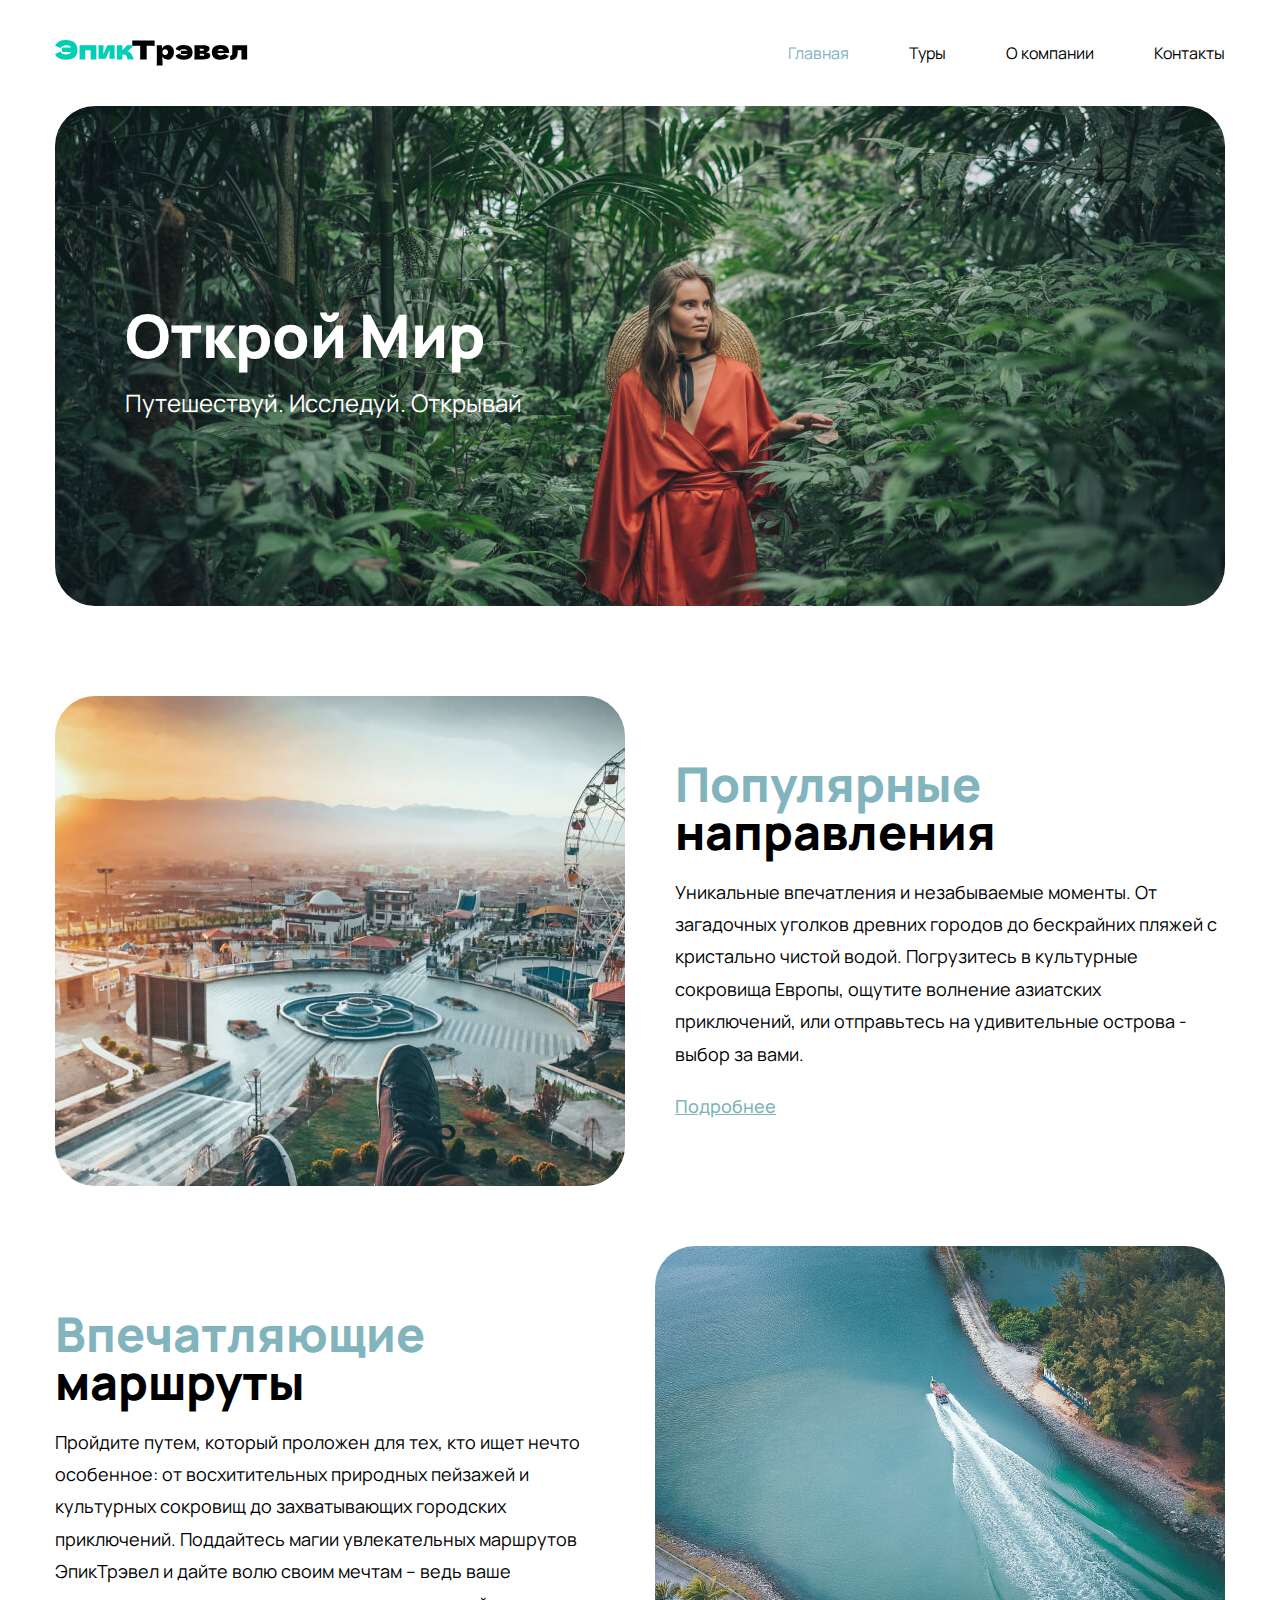
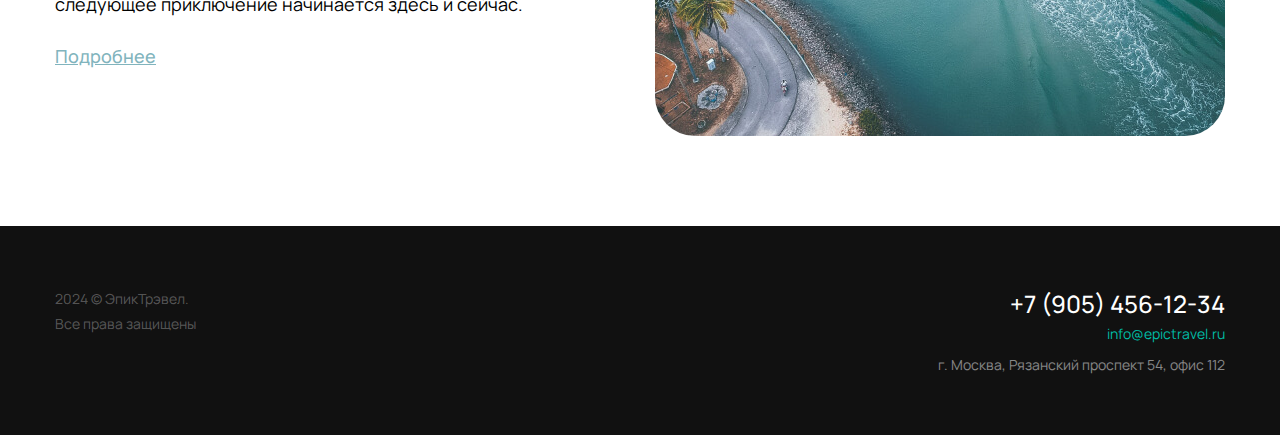
<file: index.html>
<!DOCTYPE html>
<html lang="ru">
	<head>
		<meta charset="UTF-8">
		<meta http-equiv="X-UA-Compatible" content="IE=edge">
		<meta name="viewport" content="width=device-width, initial-scale=1.0">
		<title>Главная - ЭпикТрэвел</title>
		<link rel="icon" type="image/x-icon" href="./img/favicons/favicon.svg">
		<link rel="apple-touch-icon" sizes="180x180" href="./img/favicons/apple-touch-icon.png">
		<link rel="stylesheet" href="./css/reset.css">
		<link rel="stylesheet" href="./css/main.css">
		<link rel="stylesheet" href="./css/media-tablet.css">
		<link rel="stylesheet" href="./css/media-mobile.css">
	</head>
	<body class="sticky-footer">

		<header class="header" id="header">
			<div class="container">
				<nav class="nav">
					<a href="index.html" class="logo">
						<img src="./img/logo.svg" alt="Эпик тревел">
					</a>
					<ul class="nav-list">
						<li><a href="index.html" class="active">Главная</a></li>
						<li><a href="tours.html">Туры</a></li>
						<li><a href="about.html">О компании</a></li>
						<li><a href="contacts.html">Контакты</a></li>
					</ul>
					<button class="btn-mobile-nav" id="btn-mobile-nav" type="button">
						<img src="./img/icons/nav-open.svg" id="img-mobile-nav" alt="Открыть навигацию">
					</button>	
				</nav>
			</div>
		</header>

		<section class="mobile-nav" id="mobile-nav">
			<h2 class="visually-hidden">Мобильная навигация</h2>
			<ul class="mobile-nav-list">
				<li><a href="index.html">Главная</a></li>
				<li><a href="tours.html">Туры</a></li>
				<li><a href="about.html">О компании</a></li>
				<li><a href="contacts.html">Контакты</a></li>
			</ul>
		</section>
        
		<main class="main-page">
			<div class="container">
				
				<section class="promo">
					<div class="promo-description">
						<h1 class="promo-title">Открой Мир</h1>
						<p class="promo-text">Путешествуй. Исследуй. Открывай</p>
					</div>
				</section>

				<div class="main-content">
					<section class="content-row">
						
						<div class="content-img">
							<picture>
								<source srcset="./img/main/img-01-mobile.jpg, ./img/main/img-01-mobile@2x.jpg 2x" media="(max-width: 767px)">
								<img src="./img/main/img-01.jpg" srcset="./img/main/img-01@2x.jpg 2x" alt="Популярные направления">
							</picture>
							
						</div>
						
						<div class="content-text">
							<h2 class="title-1"><span>Популярные</span> направления</h2>
							<p>Уникальные впечатления и незабываемые моменты. От загадочных уголков древних городов до бескрайних пляжей с кристально чистой водой. Погрузитесь в культурные сокровища Европы, ощутите волнение азиатских приключений, или отправьтесь на удивительные острова - выбор за вами.</p>
							<p><a href="#!">Подробнее</a></p>
						</div>

					</section>

					<section class="content-row content-row-reverse content-column-on-mobile">
						
						<div class="content-img">
							<picture>
								<source srcset="./img/main/img-02-mobile.jpg, ./img/main/img-02-mobile@2x.jpg 2x" media="(max-width: 767px)">
								<img src="./img/main/img-02.jpg" srcset="./img/main/img-02@2x.jpg 2x" alt="Впечатляющие маршруты">
							</picture>
						</div>
						
						<div class="content-text">
							<h2 class="title-1"><span>Впечатляющие</span> маршруты</h2>
							<p>Пройдите путем, который проложен для тех, кто ищет нечто особенное: от восхитительных природных пейзажей и культурных сокровищ до захватывающих городских приключений. Поддайтесь магии увлекательных маршрутов ЭпикТрэвел и дайте волю своим мечтам – ведь ваше следующее приключение начинается здесь и сейчас.</p>
							<p><a href="#!">Подробнее</a></p>
						</div>

					</section>
				</div>

			</div>
		</main>

		<footer class="footer">
			<div class="container">
				<div class="footer-row">
				
					<div class="footer-copyright">
						<p>2024 © ЭпикТрэвел. <br class="desktop-only">Все права защищены</p>
					</div>
				
					<address class="footer-contacts">
						<a class="footer-phone" href="tel:+79054561234">+7 (905) 456-12-34</a><br>
                    	<a class="footer-email" href="mailto:info@epictravel.ru">info@epictravel.ru</a><br>
                    	<p class="footer-address">г. Москва, Рязанский проспект 54, офис 112</p>
					</address>

				</div>
			</div>
		</footer>

		<script src="./js/app.js"></script>
    </body>
</html>
</file>
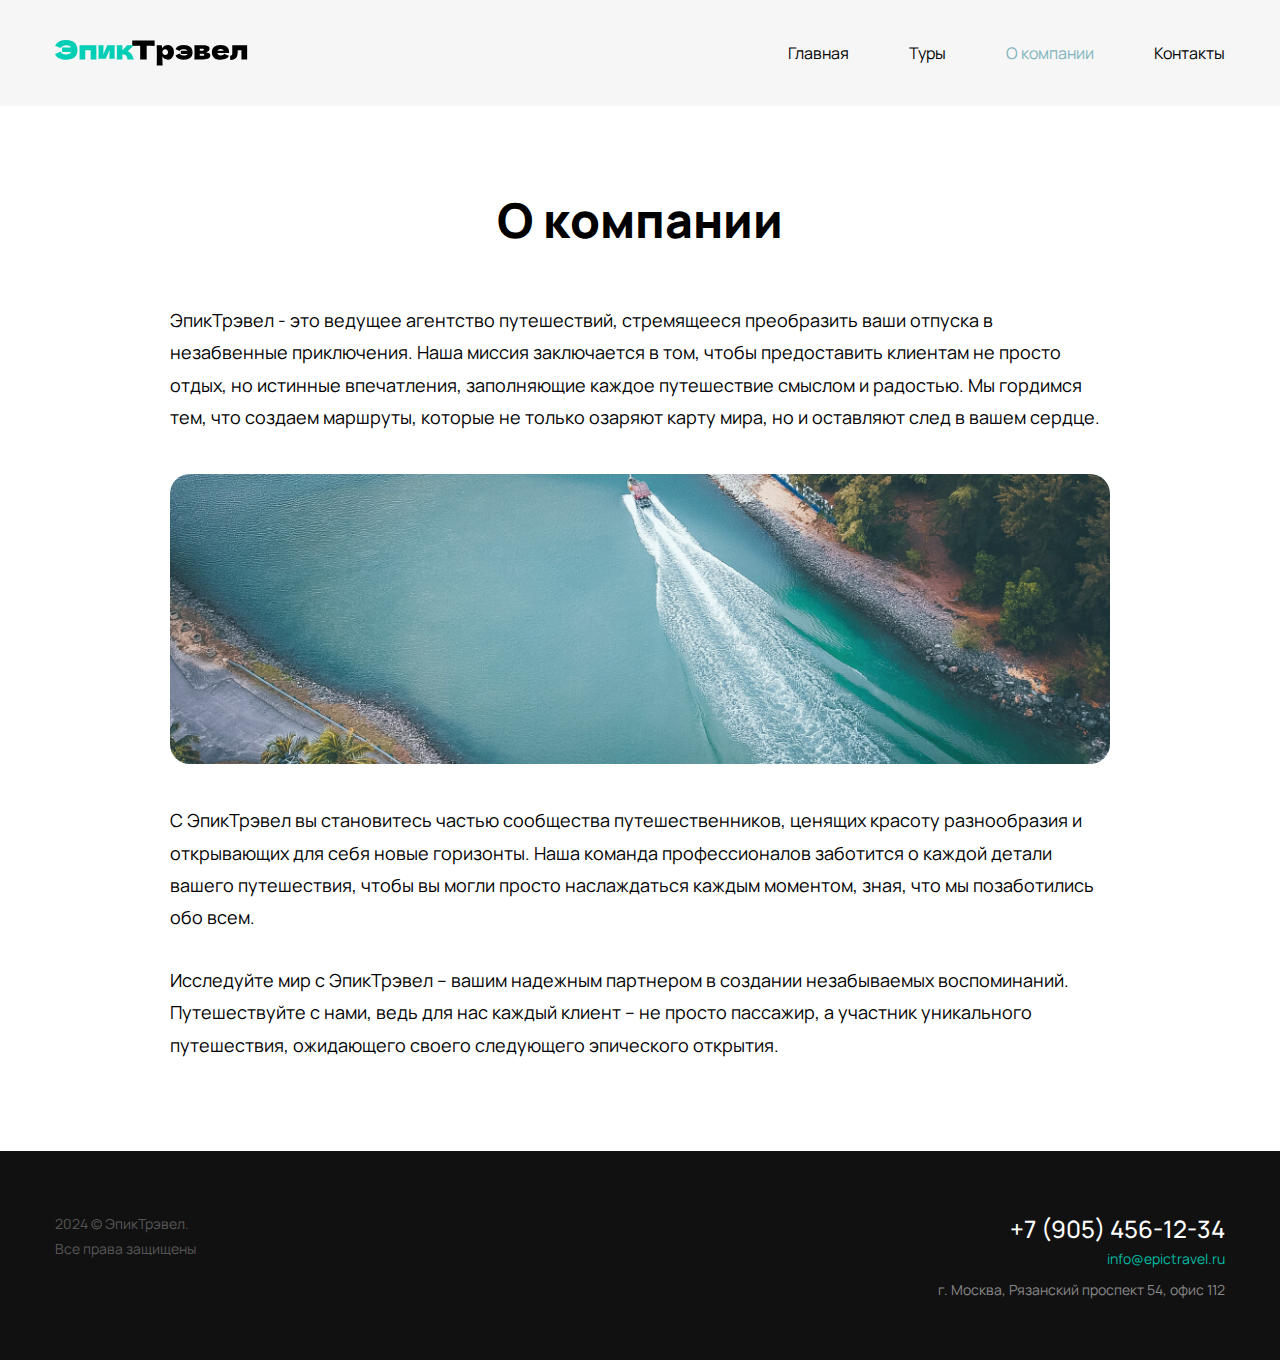
<file: about.html>
<!DOCTYPE html>
<html lang="ru">
	<head>
		<meta charset="UTF-8">
		<meta http-equiv="X-UA-Compatible" content="IE=edge">
		<meta name="viewport" content="width=device-width, initial-scale=1.0">
		<title>О нас - ЭпикТрэвел</title>
		<link rel="icon" type="image/x-icon" href="./img/favicons/favicon.svg">
		<link rel="apple-touch-icon" sizes="180x180" href="./img/favicons/apple-touch-icon.png">
		<link rel="stylesheet" href="./css/reset.css">
		<link rel="stylesheet" href="./css/main.css">
		<link rel="stylesheet" href="./css/media-tablet.css">
		<link rel="stylesheet" href="./css/media-mobile.css">
	</head>
	<body class="sticky-footer">

		<header class="header header-bg" id="header">
			<div class="container">
				<nav class="nav">
					<a href="index.html">
						<img src="./img/logo.svg" alt="Эпик тревел">
					</a>
					<ul class="nav-list">
						<li><a href="index.html">Главная</a></li>
						<li><a href="tours.html">Туры</a></li>
						<li><a href="about.html" class="active">О компании</a></li>
						<li><a href="contacts.html">Контакты</a></li>
					</ul>	

					<button class="btn-mobile-nav" id="btn-mobile-nav" type="button">
						<img src="./img/icons/nav-open.svg" id="img-mobile-nav" alt="Открыть навигацию">
					</button>
				</nav>
			</div>
		</header>

		<section class="mobile-nav" id="mobile-nav">
			<h2 class="visually-hidden">Мобильная навигация</h2>
			<ul class="mobile-nav-list">
				<li><a href="index.html">Главная</a></li>
				<li><a href="tours.html">Туры</a></li>
				<li><a href="about.html">О компании</a></li>
				<li><a href="contacts.html">Контакты</a></li>
			</ul>
		</section>
        
		<main class="inner-page">
			<div class="container container-small">
				
				<div class="inner-page-title-wrapper">
                    <h1 class="title-1 text-center">О компании</h1>
                </div>

                <div class="article-content">
                    <p>ЭпикТрэвел - это ведущее агентство путешествий, стремящееся преобразить ваши отпуска в незабвенные приключения. Наша миссия заключается в том, чтобы предоставить клиентам не просто отдых, но истинные впечатления, заполняющие каждое путешествие смыслом и радостью. Мы гордимся тем, что создаем маршруты, которые не только озаряют карту мира, но и оставляют след в вашем сердце.</p>
                    
                    <div class="article-img">
						<picture>
							<source srcset="./img/about/about-mobile.jpg, ./img/about/about-mobile@2x.jpg 2x" media="(max-width: 767px)">
							<source srcset="./img/about/about-tablet.jpg, ./img/about/about-tablet@2x.jpg 2x" media="(max-width: 1199px)">
							<img src="./img/about/about.jpg" srcset="./img/about/about@2x.jpg 2x" alt="Шикарный вид на реку">
						</picture>

                    </div>
                    
                    <p>С ЭпикТрэвел вы становитесь частью сообщества путешественников, ценящих красоту разнообразия и открывающих для себя новые горизонты. Наша команда профессионалов заботится о каждой детали вашего путешествия, чтобы вы могли просто наслаждаться каждым моментом, зная, что мы позаботились обо всем.</p>
                    
                    <p>Исследуйте мир с ЭпикТрэвел – вашим надежным партнером в создании незабываемых воспоминаний. Путешествуйте с нами, ведь для нас каждый клиент – не просто пассажир, а участник уникального путешествия, ожидающего своего следующего эпического открытия.</p>
                </div>
                

			</div>
		</main>

		<footer class="footer">
			<div class="container">
				<div class="footer-row">
				
					<div class="footer-copyright">
						<p>2024 © ЭпикТрэвел. <br>Все права защищены</p>
					</div>
				
					<address class="footer-contacts">
						<a class="footer-phone" href="tel:+79054561234">+7 (905) 456-12-34</a><br>
                    	<a class="footer-email" href="mailto:info@epictravel.ru">info@epictravel.ru</a><br>
                    	<p class="footer-address">г. Москва, Рязанский проспект 54, офис 112</p>
					</address>

				</div>
			</div>
		</footer>

		<script src="./js/app.js"></script>
    </body>
</html>
</file>
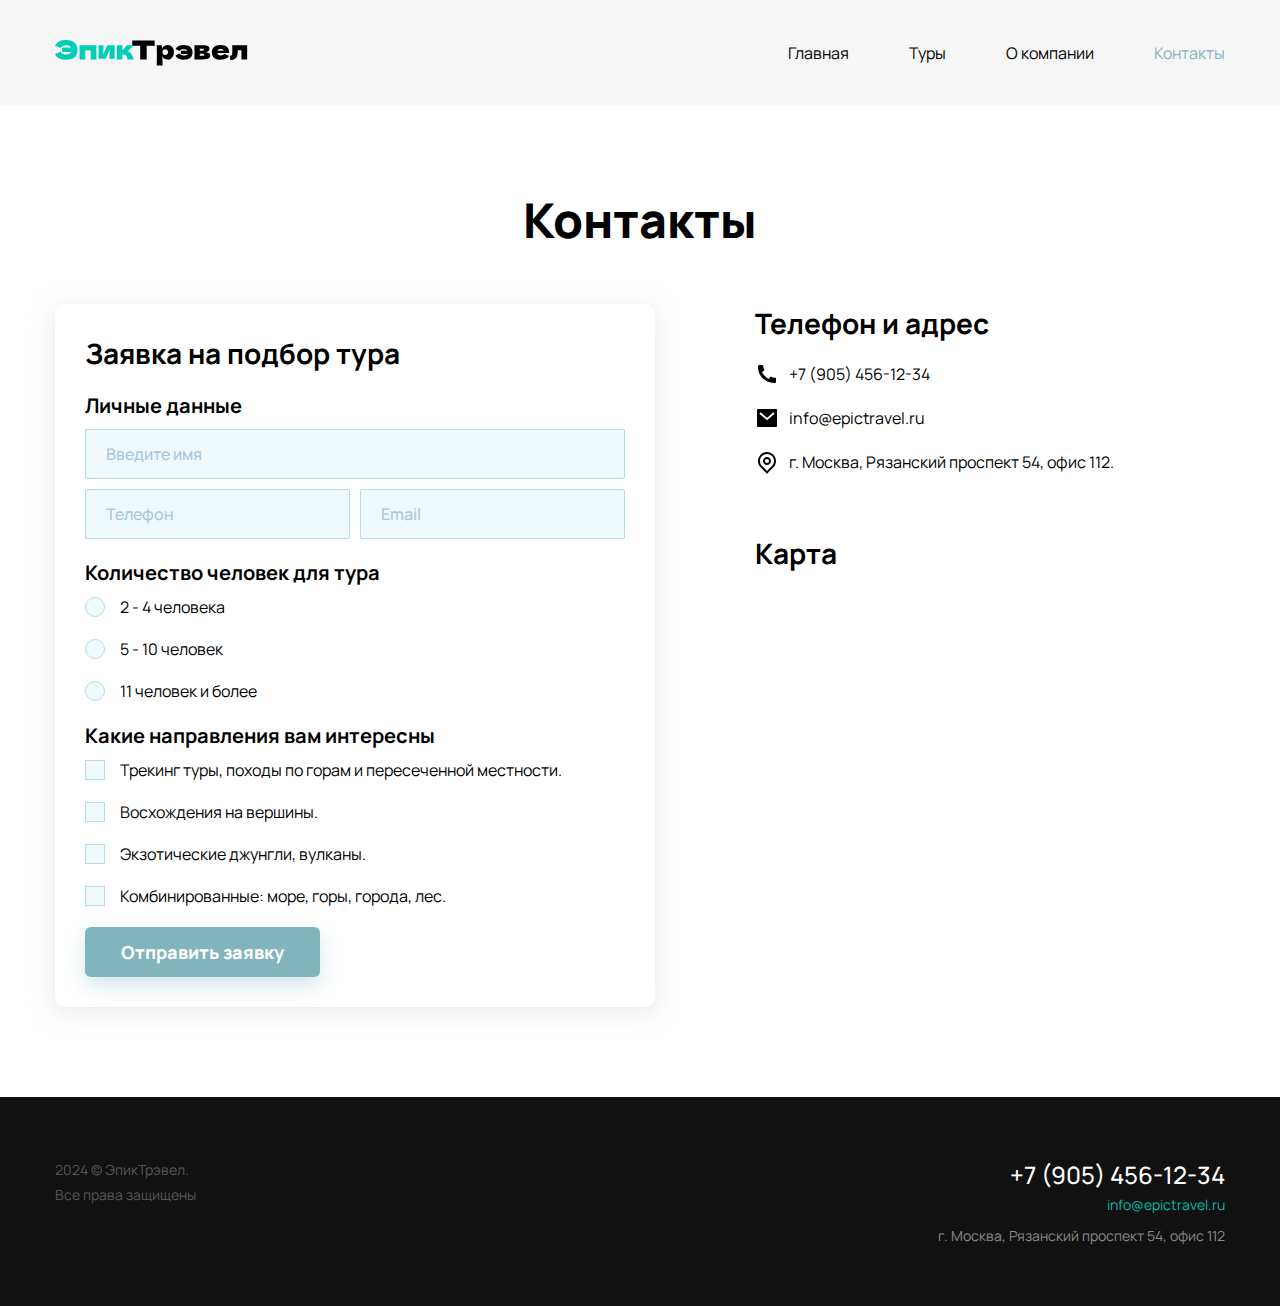
<file: contacts.html>
<!DOCTYPE html>
<html lang="ru">
	<head>
		<meta charset="UTF-8">
		<meta http-equiv="X-UA-Compatible" content="IE=edge">
		<meta name="viewport" content="width=device-width, initial-scale=1.0">
		<title>Контакты - ЭпикТрэвел</title>
		<link rel="icon" type="image/x-icon" href="./img/favicons/favicon.svg">
		<link rel="apple-touch-icon" sizes="180x180" href="./img/favicons/apple-touch-icon.png">
		<link rel="stylesheet" href="./css/reset.css">
		<link rel="stylesheet" href="./css/main.css">
        <link rel="stylesheet" href="./css/media-tablet.css">
		<link rel="stylesheet" href="./css/media-mobile.css">
	</head>
	<body class="sticky-footer">

		<header class="header header-bg" id="header">
			<div class="container">
				<nav class="nav">
					<a href="index.html">
						<img src="./img/logo.svg" alt="Эпик тревел">
					</a>
					<ul class="nav-list">
						<li><a href="index.html">Главная</a></li>
						<li><a href="tours.html">Туры</a></li>
						<li><a href="about.html">О компании</a></li>
						<li><a href="contacts.html" class="active">Контакты</a></li>
					</ul>
                    
                    <button class="btn-mobile-nav" id="btn-mobile-nav" type="button">
						<img src="./img/icons/nav-open.svg" id="img-mobile-nav" alt="Открыть навигацию">
					</button>
				</nav>
			</div>
		</header>

        <section class="mobile-nav" id="mobile-nav">
			<h2 class="visually-hidden">Мобильная навигация</h2>
			<ul class="mobile-nav-list">
				<li><a href="index.html">Главная</a></li>
				<li><a href="tours.html">Туры</a></li>
				<li><a href="about.html">О компании</a></li>
				<li><a href="contacts.html">Контакты</a></li>
			</ul>
		</section>
        
		<main class="inner-page">
			<div class="container">
				
				<div class="inner-page-title-wrapper">
                    <h1 class="title-1 text-center">Контакты</h1>
                </div>

                <div class="contacts-colums">

                    <form class="form-wrapper">
                        
                        <h2 class="title-2">Заявка на подбор тура</h2>
                        
                        <section class="form-group">
                            <h3 class="title-3">Личные данные</h3>
                            <div class="inputs-wrapper">
                                <input type="text" class="input" placeholder="Введите имя" name="name">
                                <input type="tel" class="input input-50" placeholder="Телефон" name="phone">
                                <input type="email" class="input input-50" placeholder="Email">     
                            </div>
                        </section>
                        
                        <section class="form-group">
                            <h3 class="title-3">Количество человек для тура</h3>
                            <ul class="radio-list">
                                <li>
                                    <label>
                                        <input class="real-radio visually-hidden" type="radio" name="number" value="2-4"> 
                                        <span class="fake-radio"></span>
                                        2 - 4 человека
                                    </label>
                                </li>
                                <li>
                                    <label>
                                        <input class="real-radio visually-hidden" type="radio" name="number" value="5-10"> 
                                        <span class="fake-radio"></span>
                                        5 - 10 человек
                                    </label>
                                </li>
                                <li>
                                    <label>
                                        <input class="real-radio visually-hidden" type="radio" name="number" value="11+"> 
                                        <span class="fake-radio"></span>
                                        11 человек и более
                                    </label>
                                </li>
                            </ul>
                        </section>

                        <section class="form-group">
                            <h3 class="title-3">Какие направления вам интересны</h3>
                            <ul class="checkbox-list">
                                <li>
                                    <label>
                                        <input class="real-checkbox visually-hidden" type="checkbox" name="tracking">
                                        <span class="fake-checkbox"></span>
                                        Трекинг туры, походы по горам и пересеченной местности.
                                    </label>
                                    </li>
                                <li>
                                    <label>
                                        <input class="real-checkbox visually-hidden" type="checkbox" name="mountains">
                                        <span class="fake-checkbox"></span>
                                        Восхождения на вершины.
                                    </label>
                                    </li>
                                <li>
                                    <label>
                                        <input class="real-checkbox visually-hidden" type="checkbox" name="exotics">
                                        <span class="fake-checkbox"></span>
                                        Экзотические джунгли, вулканы.
                                    </label>
                                    </li>
                                <li>
                                    <label>
                                        <input class="real-checkbox visually-hidden" type="checkbox" name="combo">
                                        <span class="fake-checkbox"></span>
                                        Комбинированные: море, горы, города, лес.
                                    </label>
                                    </li>
                            </ul>
                        </section>

                        <button class="sumbit-button" type="submit">Отправить заявку</button>
                    </form>
                    <section class="address-wrapper">
                        
                        <div class="address-group">
                            <h2 class="title-2">Телефон и адрес</h2>
                            <ul class="address-list">
                                <li><img src="./img/icons/phone.svg" alt="Иконка телефонной трубки"> +7 (905) 456-12-34</li>
                                <li><img src="./img/icons/mail.svg" alt="Иконка почтового конверта"> info@epictravel.ru</li>
                                <li><img src="./img/icons/map.svg" alt="Иконка карты"> г. Москва, Рязанский проспект 54, офис 112.</li>
                            </ul>
                        </div>
                        <div class="address-group">
                            <h2 class="title-2">Карта</h2>
                            <iframe class="yandex-map" src="https://yandex.ru/map-widget/v1/?um=constructor%3A3ad3626deda2c24b6c7a69b8c0222fa4b3c111be0fd9de8796f264fc2d8a3e1d&amp;source=constructor" style="border:none"></iframe>
                        </div>
                        
                    </section>

                </div>
                

			</div>
		</main>

		<footer class="footer">
			<div class="container">
				<div class="footer-row">
				
					<div class="footer-copyright">
						<p>2024 © ЭпикТрэвел. <br>Все права защищены</p>
					</div>
				
					<address class="footer-contacts">
						<a class="footer-phone" href="tel:+79054561234">+7 (905) 456-12-34</a><br>
                    	<a class="footer-email" href="mailto:info@epictravel.ru">info@epictravel.ru</a><br>
                    	<p class="footer-address">г. Москва, Рязанский проспект 54, офис 112</p>
					</address>

				</div>
			</div>
		</footer>

        <script src="./js/app.js"></script>
    </body>
</html>
</file>
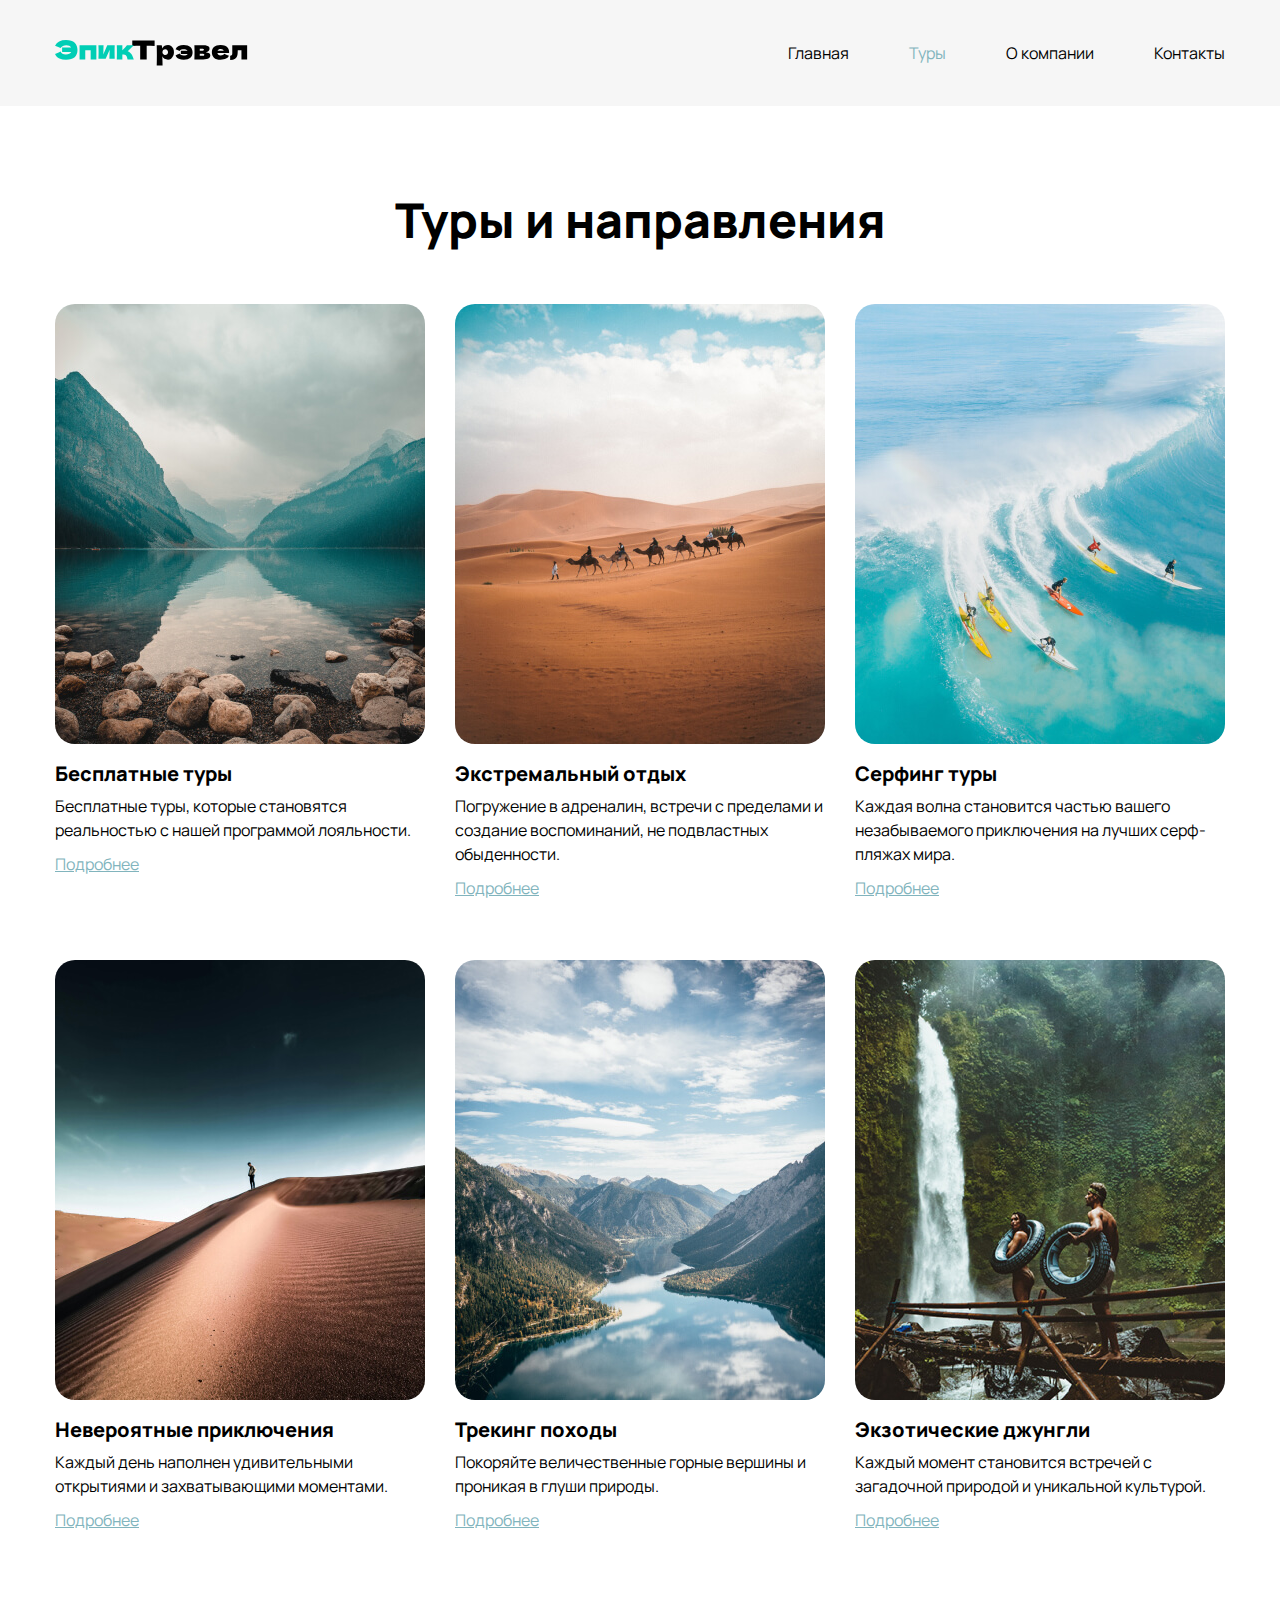
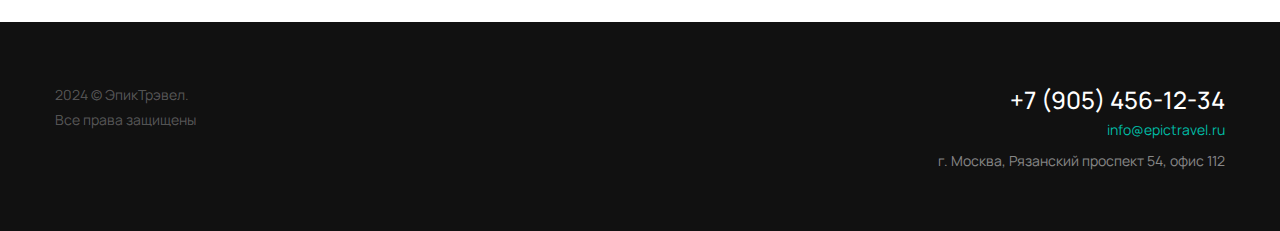
<file: tours.html>
<!DOCTYPE html>
<html lang="ru">
	<head>
		<meta charset="UTF-8">
		<meta http-equiv="X-UA-Compatible" content="IE=edge">
		<meta name="viewport" content="width=device-width, initial-scale=1.0">
		<title>Туры - ЭпикТрэвел</title>
		<link rel="icon" type="image/x-icon" href="./img/favicons/favicon.svg">
		<link rel="apple-touch-icon" sizes="180x180" href="./img/favicons/apple-touch-icon.png">
		<link rel="stylesheet" href="./css/reset.css">
		<link rel="stylesheet" href="./css/main.css">
        <link rel="stylesheet" href="./css/media-tablet.css">
		<link rel="stylesheet" href="./css/media-mobile.css">
	</head>
	<body class="sticky-footer">

		<header class="header header-bg" id="header">
			<div class="container">
				<nav class="nav">
					<a href="index.html">
						<img src="./img/logo.svg" alt="Эпик тревел">
					</a>
					<ul class="nav-list">
						<li><a href="index.html">Главная</a></li>
						<li><a href="tours.html" class="active">Туры</a></li>
						<li><a href="about.html">О компании</a></li>
						<li><a href="contacts.html">Контакты</a></li>
					</ul>	
                    <button class="btn-mobile-nav" id="btn-mobile-nav" type="button">
						<img src="./img/icons/nav-open.svg" id="img-mobile-nav" alt="Открыть навигацию">
					</button>
				</nav>
			</div>
		</header>

        <section class="mobile-nav" id="mobile-nav">
			<h2 class="visually-hidden">Мобильная навигация</h2>
			<ul class="mobile-nav-list">
				<li><a href="index.html">Главная</a></li>
				<li><a href="tours.html">Туры</a></li>
				<li><a href="about.html">О компании</a></li>
				<li><a href="contacts.html">Контакты</a></li>
			</ul>
		</section>
        
		<main class="inner-page">
			<div class="container">
				
				<div class="inner-page-title-wrapper">
                    <h1 class="title-1 text-center">Туры и направления</h1>
                </div>

                <div class="cards-wrapper">

                    <article class="card">
                        <a href="#!" class="card-img">
                            <img src="./img/tours/01.jpg" srcset="./img/tours/01@2x.jpg 2x" alt="Бесплатные туры">
                        </a>
                        <div class="card-description">
                            <h3 class="card-title">Бесплатные туры</h3>
                            <p>Бесплатные туры, которые становятся реальностью с нашей программой лояльности.</p>
                            <p><a href="#!">Подробнее</a></p>
                        </div>
                    </article>
                    <article class="card">
                        <a href="#!" class="card-img">
                            <img src="./img/tours/02.jpg" srcset="./img/tours/02@2x.jpg 2x" alt="Экстремальный отдых">
                        </a>
                        <div class="card-description">
                            <h3 class="card-title">Экстремальный отдых</h3>
                            <p>Погружение в адреналин, встречи с пределами и создание воспоминаний, не подвластных обыденности.</p>
                            <p><a href="#!">Подробнее</a></p>
                        </div>
                    </article>
                    <article class="card">
                        <a href="#!" class="card-img">
                            <img src="./img/tours/03.jpg" srcset="./img/tours/03@2x.jpg 2x" alt="Серфинг туры">
                        </a>
                        <div class="card-description">
                            <h3 class="card-title">Серфинг туры</h3>
                            <p>Каждая волна становится частью вашего незабываемого приключения на лучших серф-пляжах мира.</p>
                            <p><a href="#!">Подробнее</a></p>
                        </div>
                    </article>
                    <article class="card">
                        <a href="#!" class="card-img">
                            <img src="./img/tours/04.jpg" srcset="./img/tours/04@2x.jpg 2x" alt="Невероятные приключения">
                        </a>
                        <div class="card-description">
                            <h3 class="card-title">Невероятные приключения</h3>
                            <p>Каждый день наполнен удивительными открытиями и захватывающими моментами.</p>
                            <p><a href="#!">Подробнее</a></p>
                        </div>
                    </article>
                    <article class="card">
                        <a href="#!" class="card-img">
                            <img src="./img/tours/05.jpg" srcset="./img/tours/05@2x.jpg 2x" alt="Трекинг походы">
                        </a>
                        <div class="card-description">
                            <h3 class="card-title">Трекинг походы</h3>
                            <p>Покоряйте величественные горные вершины и проникая в глуши природы.</p>
                            <p><a href="#!">Подробнее</a></p>
                        </div>
                    </article>
                    <article class="card">
                        <a href="#!" class="card-img">
                            <img src="./img/tours/06.jpg" srcset="./img/tours/06@2x.jpg 2x" alt="Экзотические джунгли">
                        </a>
                        <div class="card-description">
                            <h3 class="card-title">Экзотические джунгли</h3>
                            <p>Каждый момент становится встречей с загадочной природой и уникальной культурой.</p>
                            <p><a href="#!">Подробнее</a></p>
                        </div>
                    </article>

                </div>

			</div>
		</main>

		<footer class="footer">
			<div class="container">
				<div class="footer-row">
				
					<div class="footer-copyright">
						<p>2024 © ЭпикТрэвел. <br>Все права защищены</p>
					</div>
				
					<address class="footer-contacts">
						<a class="footer-phone" href="tel:+79054561234">+7 (905) 456-12-34</a><br>
                    	<a class="footer-email" href="mailto:info@epictravel.ru">info@epictravel.ru</a><br>
                    	<p class="footer-address">г. Москва, Рязанский проспект 54, офис 112</p>
					</address>

				</div>
			</div>
		</footer>

        <script src="./js/app.js"></script>
    </body>
</html>
</file>
<file: css/main.css>
@import url(https://fonts.googleapis.com/css?family=Manrope:regular,500,700,800);

body {
    font-family: 'Manrope', sans-serif;
}

.container {
    width: 1200px;
    padding: 0 15px;
    margin: 0 auto;
}

.container.container-small {
    width: 970px;
}

.visually-hidden {
    clip: rect(0 0 0 0);
    clip-path: inset(50%);
    height: 1px;
    overflow: hidden;
    position: absolute;
    white-space: nowrap;
    width: 1px;
}

.no-scroll {
    overflow-y: hidden;
}

.sticky-footer {
    min-height: 100vh;
    display: flex;
    flex-direction: column;
}

.none {
    display: none !important;
}

.title-1 {
    font-weight: 800;
    font-size: 48px;
    line-height: 1;
}

.title-1 span {
    color: #81b4bd;
}

.title-2 {
    font-weight: 700;
    font-size: 28px;
}

.title-3 {
    font-weight: 700;
    font-size: 20px;
}

.text-center {
    text-align: center;
}

/* header */
.header {
    padding: 40px 0;
    position: relative;
    z-index: 19;
}

.header-bg {
    background-color: #f6f6f6;
}

.header-white-bg {
    background-color: #ffffff !important;
}

/* navigation */
.logo {
    flex-shrink: 0;
}

.btn-mobile-nav {
    display: none;
}

.nav {
    display: flex;
    column-gap: 30px;
    align-items: center;
    justify-content: space-between;
}

.nav-list {
    display: flex;
    align-items: center;
    column-gap: 60px;
}

.nav-list a {
    transition: color 0.2s ease-in;
}

.nav-list a.active {
    color: #81b4bd;
}

.nav-list a:hover {
    color: #00ceb5;
}

/* Mobile-nav */
.mobile-nav {
    position: fixed;
    top: 0;
    left: 0;
    width: 100%;
    height: 100vh;
    z-index: 9;
    
    display: flex;
    justify-content: center;
    align-items: center;

    background-color: #f6f6f6;

    display: none;
}

.mobile-nav-list {
    display: flex;
    flex-direction: column;
    align-items: center;
    gap: 30px;
}

.mobile-nav-list a {
    color: #000000;
}

.mobile-nav.open {
    display: flex;
}

/* Promo */
.promo {
    display: flex;
    align-items: center;
    padding-left: 70px;

    height: 500px;
    border-radius: 40px;
    background-color: #394d42;
    background-image: url('./../img/promo/promo-bg.jpg');
    background-position: center;
    background-size: cover;

    color: #ffffff;
}

@media (-webkit-min-device-pixel-ratio: 2), (min-resolution: 192dpi) {
	.promo {
		background-image: url('./../img/promo/promo-bg@2x.jpg');
	}
}

.promo-title { 
    font-weight: 800;
    font-size: 60px;
    margin-bottom: 10px;
}

.promo-text {
    font-size: 24px;
}

/* main-content */
.main-content {
    display: flex;
    flex-direction: column;
    row-gap: 60px;
    padding: 90px 0;
}

.content-row {
    display: flex;
    align-items: center;
    column-gap: 50px;
}

.content-row.content-row-reverse {
    flex-direction: row-reverse;
}

.content-img {
    flex-shrink: 0;
    overflow: hidden;
    border-radius: 40px;
}

.content-text {
    display: flex;
    flex-direction: column;
    row-gap: 20px;
}

.content-text p {
    font-size: 18px;
    line-height: 1.8;
}

.content-text a {
    color: #81b4bd;
    text-decoration: underline;
    font-weight: 500;
}

/* inner page */
.inner-page {
    padding: 90px 0;
}

.inner-page-title-wrapper {
    margin-bottom: 60px;
}

/* cards */
.cards-wrapper {
    display: flex;
    flex-wrap: wrap;
    gap: 60px 30px;
}

.card {
    width: 370px;
}

.card-img {
    display: block;
    margin-bottom: 20px;
    overflow: hidden;
    border-radius: 20px;
}

.card-description {
    display: flex;
    flex-direction: column;
    row-gap: 10px;
}

.card-title {
    font-size: 20px;
    font-weight: 800;
    line-height: 1;
}

.card-description p {
    line-height: 1.5;
}

.card-description a {
    color: #81b4bd;
    text-decoration: underline;
}

/* article */
.article-content p {
    font-size: 18px;
    line-height: 1.8;
}

.article-content p + p {
    margin-top: 30px;
}

.article-img {
    margin: 40px 0;
    border-radius: 20px;
    overflow: hidden;
}


/* contacts */
.contacts-colums {
    display: flex;
    justify-content: space-between;
    column-gap: 100px;
    align-items: flex-start;
}
.form-wrapper {
    display: flex;
    flex-direction: column;
    row-gap: 20px;

    width: 600px;
    padding: 30px;

    box-shadow: 0 5px 25px 0 rgba(211, 211, 211, 0.5);
    border-radius: 10px;    
}

.form-group {
    display: flex;
    flex-direction: column;
    row-gap: 10px;
}

.input {
    width: 100%;
    padding: 14px 20px;
    height: 50px;

    background-color: #eff9fb;
    border: 1px solid #b5dee5;
    border-radius: 2px;

    font-weight: 500;
    color: #36727d;
}

.input::placeholder {
    color: #a3c9dc;
}

.input.input-50 {
    flex: 1;
}

.inputs-wrapper {
    display: flex;
    flex-wrap: wrap;
    gap: 10px;
}

.radio-list, .checkbox-list {
    display: flex;
    flex-direction: column;
    row-gap: 20px;
}

.radio-list label,
.checkbox-list label{
    display: flex;
    column-gap: 15px;
    align-items: center;
}

.radio-list label input,
.checkbox-list label input {
    flex-shrink: 0;
}

/* fake radio */
.fake-radio {
    width: 20px;
    height: 20px;
    flex-shrink: 0;

    border-radius: 20px;
    border: 1px solid #b5dee5;
    background-color: #eff9fb;

    position: relative;
}

.fake-radio::before {
    content: "";
    position: absolute;
    top: 50%;
    left: 50%;
    transform: translate(-50%, -50%) scale(0);
    
    width: 12px;
    height: 12px;

    background-color: #37b6cc;
    border-radius: 12px;

    transition: all 0.2s ease-in;
}

.real-radio:checked + .fake-radio::before {
    transform: translate(-50%, -50%) scale(1);
}

/* fake checkbox */
.fake-checkbox {
    position: relative;

    width: 20px;
    height: 20px;
    flex-shrink: 0;
    
    border: 1px solid #b5dee5;
    background-color: #eff9fb;
}

.fake-checkbox::before {
    content: "";
    
    width: 16px;
    height: 13px;
    
    position: absolute;
    top: 50%;
    left: 50%;
    
    transform: translate(-50%, -50%) scale(0);
    transition: all 0.2s ease-in;

    
    /* background-image: url("data:image/svg+xml,%3Csvg width='16' height='13' viewBox='0 0 16 13' fill='none' xmlns='http://www.w3.org/2000/svg'%3E%3Cline x1='1.06066' y1='5.93934' x2='7.06066' y2='11.9393' stroke='%23138ECE' stroke-width='3'/%3E%3Cline x1='4.93934' y1='11.9393' x2='14.9393' y2='1.93934' stroke='%23138ECE' stroke-width='3'/%3E%3C/svg%3E%0A");
    background-repeat: no-repeat;
    background-position: center; */
    background: url('./../img/icons/tick.svg') no-repeat center;
}

.real-checkbox:checked + .fake-checkbox::before {
    transform: translate(-50%, -50%) scale(1);
}

/* Address */
.address-wrapper {
    display: flex;
    flex-direction: column;
    row-gap: 60px;
    width: 470px;
}

.address-group {
    display: flex;
    flex-direction: column;
    row-gap: 20px;
}

.address-list {
    display: flex;
    flex-direction: column;
    row-gap: 20px;
}

.address-list li {
    display: flex;
    align-items: center;
    column-gap: 10px;
}

.sumbit-button {
    height: 50px;
    padding: 12px 36px 13px;
    
    border-radius: 6px;
    box-shadow: 0 8px 20px 0 rgba(129, 180, 189, 0.35);
    background-color: #81b4bd;

    font-weight: 800;
    font-size: 18px;
    color: #ffffff;
    text-align: center;

    align-self: flex-start;

    transition: all 0.2s ease-in;
}

.sumbit-button:hover {
    opacity: 0.8;
}

.sumbit-button:active {
    opacity: 1;
    background-color: #639199;
}

/* map */
.yandex-map {
    width: 100%;
    height: 375px;
}

/* footer */
.footer {
    margin-top: auto;
    padding: 60px 0;
    
    background-color: #111111;
    color: #fff;
}

.footer-row {
    display: flex;
    justify-content: space-between;
    column-gap: 30px;
}

.footer-copyright {
    font-size: 14px;
    line-height: 1.8;
    color: rgba(255,255,255, 0.3);
}

.footer-contacts {
    text-align: right;
    font-style: normal;
}

.footer-phone {
    font-size: 24px;
    font-weight: 500;
    line-height: 1.5;
    color: #ffffff;
}

a.footer-email {
    display: inline-block;
    margin-bottom: 10px;

    font-size: 14px;
    line-height: 1.5;
    color: #00bda6;
}

.footer-address {
    font-size: 14px;
    line-height: 1.5;
    color: rgba(255,255,255,0.5)
}
</file>
<file: css/media-tablet.css>
/* Tablet */
@media (max-width: 1199px) {
    .desktop-only {
        display: none;
    } 

    .container {
        width: 768px;
    }

    .container.container-small {
        width: 768px;
    }

    .nav-list {
        column-gap: 30px;
    }

    .promo {
        height: 350px;
        padding-left: 20px;
        border-radius: 20px;
    }    

    .promo-title {
        font-size: 40px;
        margin-bottom: 0;
    }

    .promo-text {
        font-size: 18px;
    }

    .main-content {
        padding: 60px 0;
    }
    

    .content-row {
        column-gap: 30px;
        align-items: flex-start;
    }

    .content-img {
        border-radius: 20px;
    }

    .content-text {
        row-gap: 10px;
    }

    .content-img, 
    .content-text {
        flex: 1;
    }

    .title-1 {
        font-size: 38px;
    }

    .content-text p {
        font-size: 14px;
    }

    .footer {
        padding: 40px 0;
    }

    .footer-row {
        flex-direction: column-reverse;
        justify-content: flex-start;
        row-gap: 30px;
    }

    .footer-contacts {
        text-align: left;
    }

    /* Inner page */
    .inner-page {
        padding: 60px 0;
    }

    .inner-page-title-wrapper {
        margin-bottom: 40px;
    }

    .cards-wrapper {
        row-gap: 40px;
    }

    .card {
        width: 354px;
    }

    /* article */
    .article-content p {
        font-size: 16px;
    }

    .article-content p + p {
        margin-top: 30px;
    }

    /* contacts */
    .contacts-colums {
        flex-direction: column-reverse;
        gap: 40px;
    }

    .address-wrapper {
        width: 100%;
        gap: 40px;
    }

    .form-wrapper {
        width: 100%;
    }
}
</file>
<file: css/media-mobile.css>
/* Mobile */
@media (max-width: 767px) {
    .desktop-only {
        display: none;
    }

    .container {
        width: 320px;
    }

    .container.container-small {
        width: 290px;
    }

    .title-2 {
        font-size: 22px;
    }
    
    .title-3 {
        font-size: 18px;
    }

    .nav-list {
        display: none;
    }

    .btn-mobile-nav {
        display: block;
    }

    .promo {
        padding-top: 40px;
        padding-left: 0;

        align-items: flex-start;
        justify-content: center;
        
        text-align: center;
    }

    .promo-title {
        font-size: 34px;
    }
    
    .promo-text {
        font-size: 14px;
    }

    .main-content {
        padding: 40px 0;
        row-gap: 40px;
    }

    .content-row {
        flex-direction: column;
        row-gap: 20px;
    }

    .content-img {
       flex-basis: 120px;
    }

    .title-1 {
        font-size: 28px;
    }

    .content-text p {
        font-size: 14px;
    }

    .content-column-on-mobile {
        flex-direction: column !important;
    }

    /* Inner page */
    .inner-page {
        padding: 40px 0;
    }

    .cards-wrapper {
        row-gap: 20px;
    }

    .card {
        width: 290px;
    }

    .card-description p {
        font-size: 14px;
    }

    /* article */
    .article-content p {
        font-size: 14px;
    }

    .article-content p + p {
        margin-top: 14px;
    }

    .article-img {
        margin: 20px 0;
    }

    /* contacts */
    .address-wrapper {
        gap: 20px;
        font-size: 14px;
    }

    .form-wrapper {
        padding: 20px 15px;
        font-size: 14px;
    }

}
</file>
